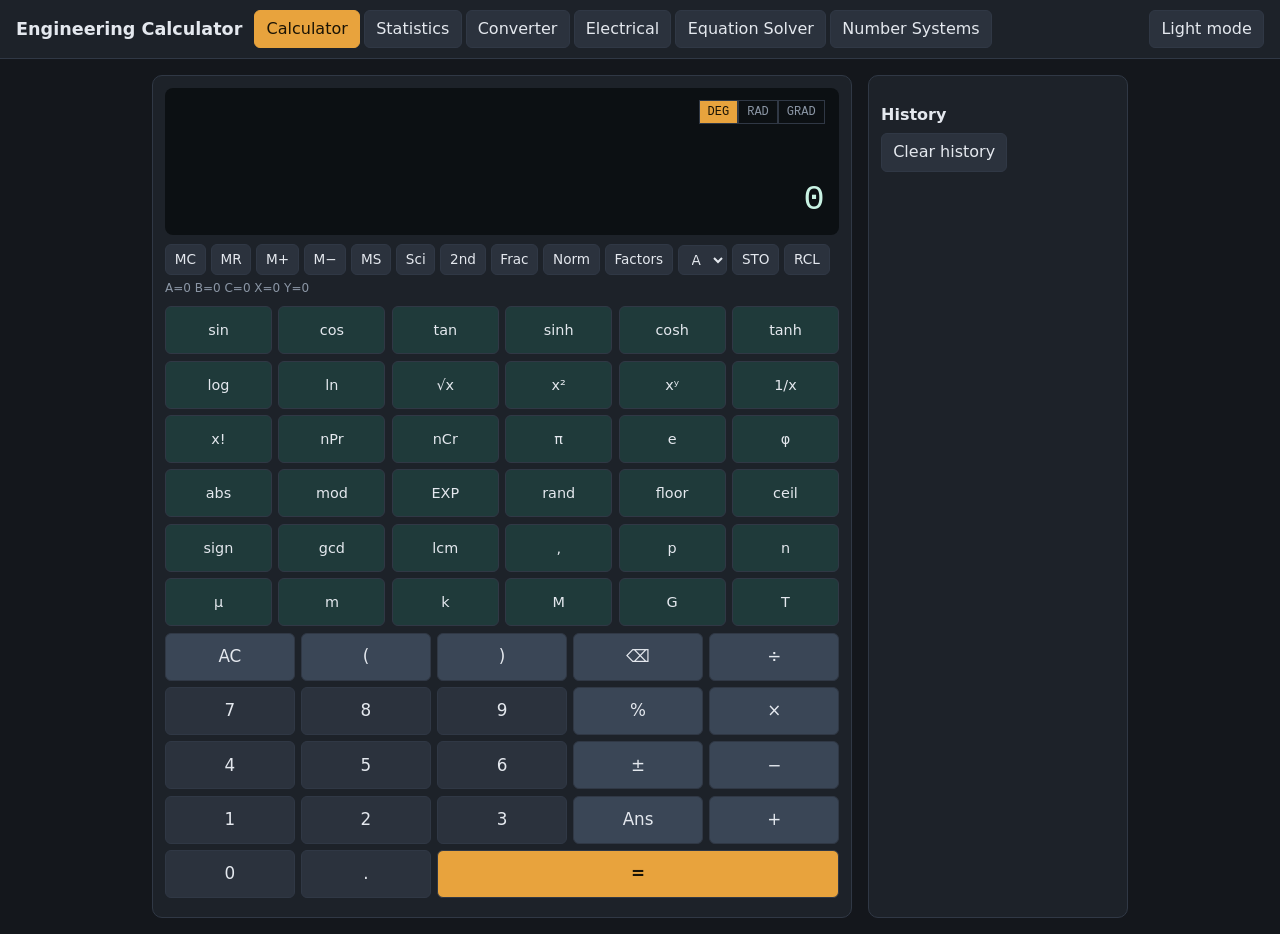
<file: index.html>
<!DOCTYPE html>
<html>
<head>
    <meta charset="UTF-8">
    <title>MyCalculator</title>

    <meta http-equiv="refresh" content="0; url=calculator.html">
</head>
<body>
    <p>Opening calculator...</p>
</body>
</html>
</file>
<file: calculator.css>
/* Theme tokens: dark by default, light via data-theme */
:root{--bg:#14171c;--panel:#1d2229;--line:#303845;--txt:#e4e8ee;--mute:#8b96a5;
--num:#2b323d;--op:#3a4656;--fn:#1f3a3a;--eq:#e8a33d;--eqt:#1a1305;--lcd:#0c1013;--lcdt:#c9f2e3}
[data-theme=light]{--bg:#e7eaee;--panel:#f7f8fa;--line:#c5ccd6;--txt:#1b2129;--mute:#5d6877;
--num:#ffffff;--op:#d5dce6;--fn:#d3e8e4;--eq:#d98a12;--eqt:#fff;--lcd:#e2ece8;--lcdt:#12211c}
*{box-sizing:border-box}
body{margin:0;background:var(--bg);color:var(--txt);font:16px/1.4 "Segoe UI",system-ui,sans-serif}
header{display:flex;flex-wrap:wrap;gap:.75rem;align-items:center;padding:.6rem 1rem;background:var(--panel);border-bottom:1px solid var(--line)}
h1{font-size:1.1rem;margin:0}h2{font-size:1rem;margin:1rem 0 .4rem}
nav{display:flex;flex-wrap:wrap;gap:.25rem;flex:1}
button,select,input,textarea{font:inherit;color:var(--txt);background:var(--num);border:1px solid var(--line);border-radius:6px;padding:.45rem .7rem}
button{cursor:pointer}button:hover{filter:brightness(1.15)}button:focus-visible,input:focus-visible,select:focus-visible{outline:2px solid var(--eq)}
nav button.on{background:var(--eq);color:var(--eqt);border-color:var(--eq)}
main{max-width:1000px;margin:1rem auto;padding:0 .75rem}
.pane{display:none}.pane.active{display:grid}
#calculator.active{grid-template-columns:minmax(0,1fr) 260px;gap:1rem}
.card{background:var(--panel);border:1px solid var(--line);border-radius:10px;padding:1rem;gap:.6rem}
.card.active{display:flex;flex-direction:column;align-items:flex-start}
.calc,.hist{background:var(--panel);border:1px solid var(--line);border-radius:10px;padding:.75rem}
.display{background:var(--lcd);color:var(--lcdt);border-radius:8px;padding:.6rem .9rem;margin-bottom:.6rem;text-align:right;font-family:"Consolas","Courier New",monospace}
.display .row{display:flex;justify-content:space-between;align-items:center;font-size:.8rem;min-height:1.8rem}
#memFlag{color:var(--eq);font-weight:bold}
.seg button{padding:.15rem .5rem;font-size:.75rem;border-radius:0;background:transparent;color:var(--mute)}
.seg button.on{background:var(--eq);color:var(--eqt)}
#prev{color:var(--mute);min-height:1.3rem;font-size:.9rem}
#expr{min-height:1.8rem;font-size:1.3rem;overflow-x:auto;white-space:nowrap}
#result{font-size:2.2rem;overflow-x:auto;white-space:nowrap}
.tools{display:flex;flex-wrap:wrap;gap:.3rem;margin-bottom:.6rem;align-items:center}
.tools button,.tools select{padding:.3rem .55rem;font-size:.85rem}
.tools .on{background:var(--eq);color:var(--eqt)}#varVals{font-size:.75rem;color:var(--mute)}
.grid{display:grid;gap:.4rem;margin-bottom:.4rem}.g5{grid-template-columns:repeat(5,1fr)}.g6{grid-template-columns:repeat(6,1fr)}
.grid button{min-height:3rem;padding:.2rem;font-size:1.05rem}
.grid .num{background:var(--num)}.grid .op,.grid .fn{background:var(--op)}.grid .sci{background:var(--fn);font-size:.9rem}
.grid .eq{background:var(--eq);color:var(--eqt);font-weight:bold;grid-column:span 3}
.hist ul{list-style:none;margin:.5rem 0 0;padding:0;max-height:28rem;overflow-y:auto}
.hist li{padding:.4rem;border-bottom:1px solid var(--line);cursor:pointer;word-break:break-all}.hist li:hover{background:var(--num)}
.hist li b{display:block;color:var(--eq);font-weight:600}
label{display:flex;flex-direction:column;gap:.2rem;font-size:.85rem;color:var(--mute)}
textarea,input{width:100%;max-width:26rem}.form{display:flex;flex-wrap:wrap;gap:.6rem}
.big{font-size:1.4rem;font-family:Consolas,monospace;color:var(--eq)}
table{border-collapse:collapse;min-width:16rem}td{border-bottom:1px solid var(--line);padding:.3rem .8rem .3rem 0}
pre{margin:0;font-size:1rem}code{background:var(--num);padding:0 .3rem;border-radius:4px}
@media(max-width:800px){#calculator.active{grid-template-columns:1fr}.grid button{min-height:3.4rem;font-size:1.1rem}.g6 button{font-size:.8rem}}
</file>
